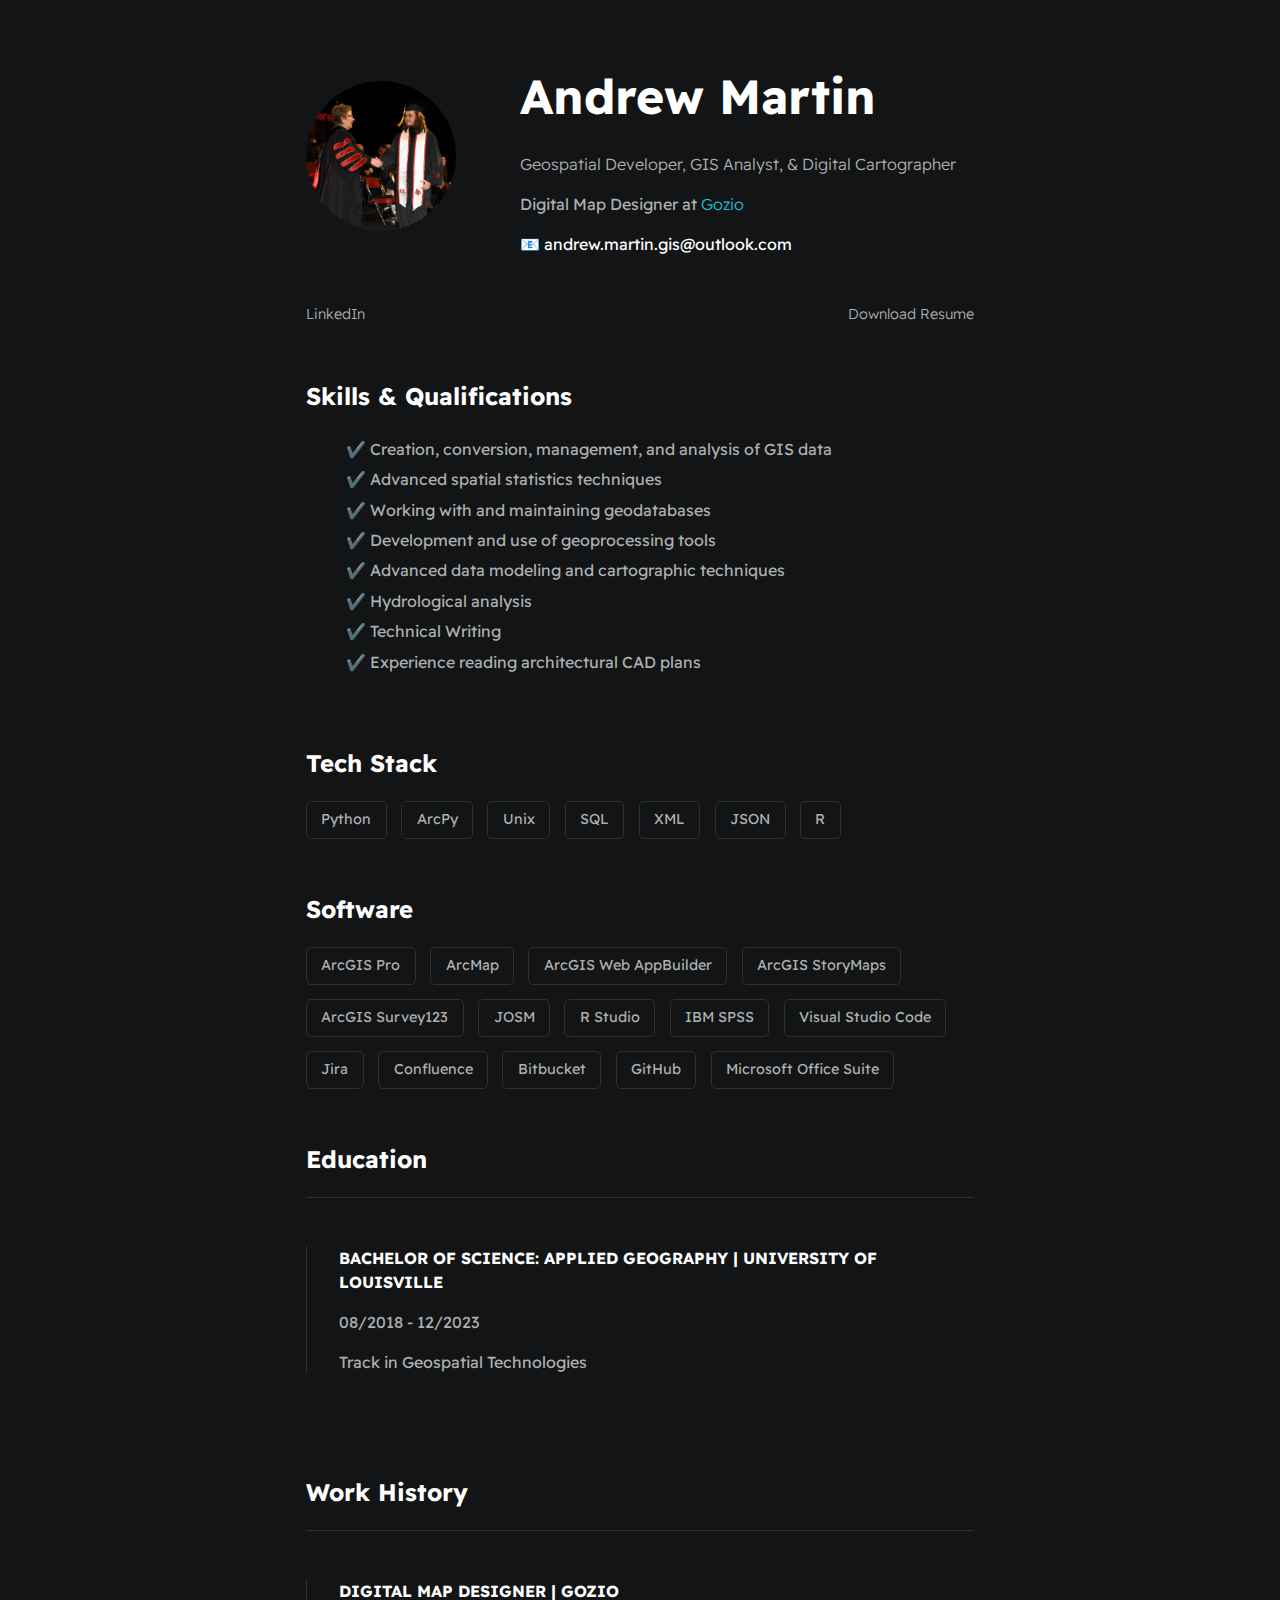
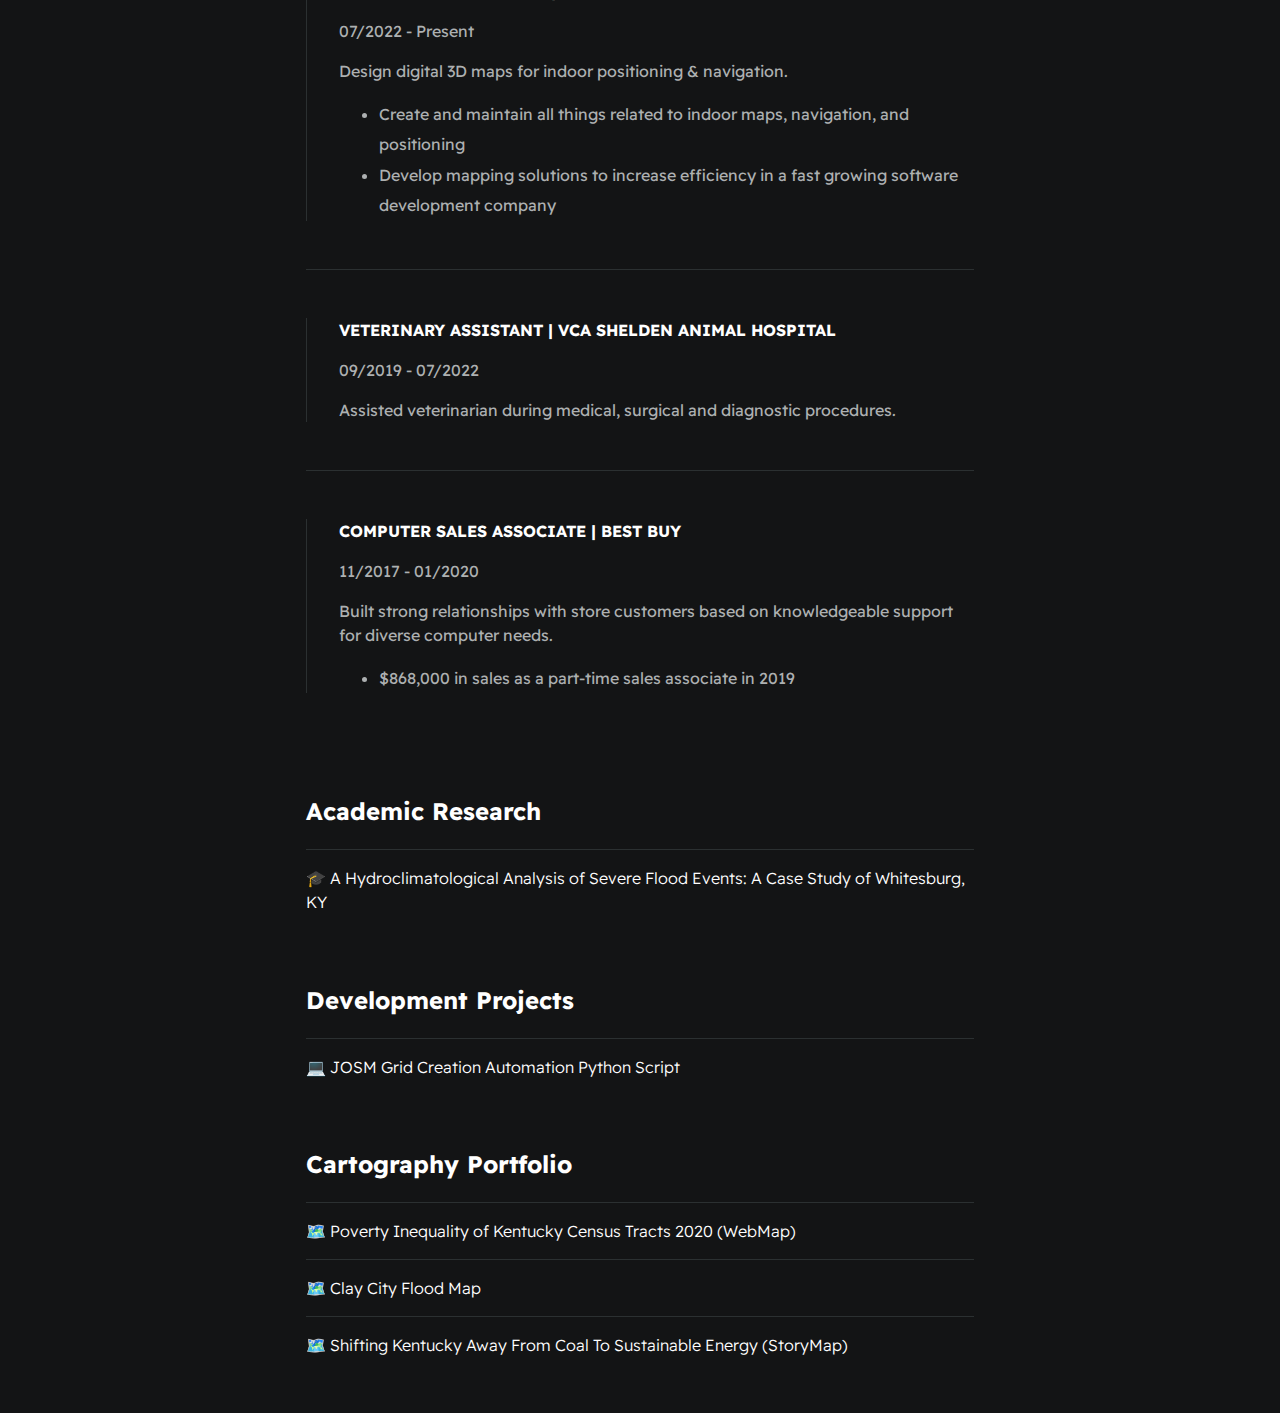
<file: index.html>
<!DOCTYPE html>
<html>
    <head>
        <meta charset="utf-8">
        <meta http-equiv="X-UA-Compatible" content="IE=edge">
        <title>Andrew Martin</title>
        <meta name="description" content="">
        <meta name="viewport" content="width=device-width, initial-scale=1">
        <link rel="stylesheet" href="./styles/main.css">
    </head>
    
    <body>
        <div id="container--main">

            <section id="wrapper--hero" class="section--page">
                <img id="profile-pic" src="./assets/images/profile_picture.jpeg">

                <div>
                    <h1 id="user-name">Andrew Martin</h1>
                    <p id="bio">Geospatial Developer, GIS Analyst, & Digital Cartographer</p>
                    <p id="job">Digital Map Designer at <a href="https://www.goziohealth.com/" target="_blank">Gozio</a></p>
                    <p id="email">📧 andrew.martin.gis@outlook.com</p>
                </div>  
            </section>

            <section class="section--page">
                <div id="socials--list">
                    <a href="https://www.linkedin.com/in/andrew-martin-gis/" target="_blank">LinkedIn</a>
                    <a href="./assets/resume.pdf" target="_blank">Download Resume</a>
                </div>
            </section>

            <section class="section--page">
                <h2>Skills & Qualifications</h2>
                <ul id="qualifications--list">
                    <li>✔️ Creation, conversion, management, and analysis of GIS data</li>
                    <li>✔️ Advanced spatial statistics techniques</li>
                    <li>✔️ Working with and maintaining geodatabases</li>
                    <li>✔️ Development and use of geoprocessing tools</li>
                    <li>✔️ Advanced data modeling and cartographic techniques</li>
                    <li>✔️ Hydrological analysis</li>
                    <li>✔️ Technical Writing</li>
                    <li>✔️ Experience reading architectural CAD plans</li>
                </ul>
            </section>

            <section class="section--page">
                <h2>Tech Stack</h2>

                <div id="wrapper--techstack__items">
                    <div class="card--techstack"><span>Python</span></div>
                    <div class="card--techstack"><span>ArcPy</span></div>
                    <div class="card--techstack"><span>Unix</span></div>
                    <div class="card--techstack"><span>SQL</span></div>
                    <div class="card--techstack"><span>XML</span></div>
                    <div class="card--techstack"><span>JSON</span></div>
                    <div class="card--techstack"><span>R</span></div>
                </div>
            </section>

            <section class="section--page">
                <h2>Software</h2>

                <div id="wrapper--software__items">
                    <div class="card--software"><span>ArcGIS Pro</span></div>
                    <div class="card--software"><span>ArcMap</span></div>
                    <div class="card--software"><span>ArcGIS Web AppBuilder</span></div>
                    <div class="card--software"><span>ArcGIS StoryMaps</span></div>
                    <div class="card--software"><span>ArcGIS Survey123</span></div>
                    <div class="card--software"><span>JOSM</span></div>
                    <div class="card--software"><span>R Studio</span></div>
                    <div class="card--software"><span>IBM SPSS</span></div>
                    <div class="card--software"><span>Visual Studio Code</span></div>
                    <div class="card--software"><span>Jira</span></div>
                    <div class="card--software"><span>Confluence</span></div>
                    <div class="card--software"><span>Bitbucket</span></div>
                    <div class="card--software"><span>GitHub</span></div>
                    <div class="card--software"><span>Microsoft Office Suite</span></div>
                </div>
            </section>

            <section id="education-wrapper" class="section--page">
                <h2>Education</h2>

                <div class="line-break"></div>
                <div class="card--education">
                    <strong>BACHELOR OF SCIENCE: APPLIED GEOGRAPHY | UNIVERSITY OF LOUISVILLE</strong>
                    <p>08/2018 - 12/2023</p>
                    <p>Track in Geospatial Technologies</p>
                </div>
            </section>

            <section id="work-history-wrapper" class="section--page">
                <h2>Work History</h2>

                <div class="line-break"></div>
                <div class="card--work-history">
                    <strong>DIGITAL MAP DESIGNER | GOZIO</strong>
                    <p>07/2022 - Present</p>
                    <p>Design digital 3D maps for indoor positioning & navigation.</p>
                    <ul>
                        <li>Create and maintain all things related to indoor maps, navigation, and positioning</li>
                        <li>Develop mapping solutions to increase efficiency in a fast growing software development company</li>
                    </ul>
                </div>

                <div class="line-break"></div>

                <div class="card--work-history">
                    <strong>VETERINARY ASSISTANT | VCA SHELDEN ANIMAL HOSPITAL</strong>
                    <p>09/2019 - 07/2022</p>
                    <p>Assisted veterinarian during medical, surgical and diagnostic procedures.</p>
                </div>

                <div class="line-break"></div>

                <div class="card--work-history">
                    <strong>COMPUTER SALES ASSOCIATE | BEST BUY</strong>
                    <p>11/2017 - 01/2020</p>
                    <p>Built strong relationships with store customers based on knowledgeable support for diverse computer needs.</p>
                    <ul>
                        <li>$868,000 in sales as a part-time sales associate in 2019</li>
                    </ul>
                </div>
            </section>

            <section id="academic--research" class="section--page">
                <h2>Academic Research</h2>

                <div class="card--project">
                    <a href="project1.html"><span>🎓 </span>A Hydroclimatological Analysis of Severe Flood Events: A Case Study of Whitesburg, KY</a>
                </div>

            </section>

        </section>

        <section id="development--projects" class="section--page">
            <h2>Development Projects</h2>

            <div class="card--project">
                <a href="project2.html"><span>💻 </span>JOSM Grid Creation Automation Python Script</script></a>
            </div>

        </section>

        <section id="cartography--portfolio" class="section--page">
            <h2>Cartography Portfolio</h2>

            <div class="card--project">
                <a href="project3.html" ><span>🗺️ </span>Poverty Inequality of Kentucky Census Tracts 2020 (WebMap)</a>
            </div>

            <div class="card--project">
                <a href="project4.html" ><span>🗺️ </span>Clay City Flood Map</a>
            </div>

            <div class="card--project">
                <a href="project5.html"><span>🗺️ </span>Shifting Kentucky Away From Coal To Sustainable Energy (StoryMap)</a>
            </div>

        </section>

       
        </div>

    </body>
</html>
</file>
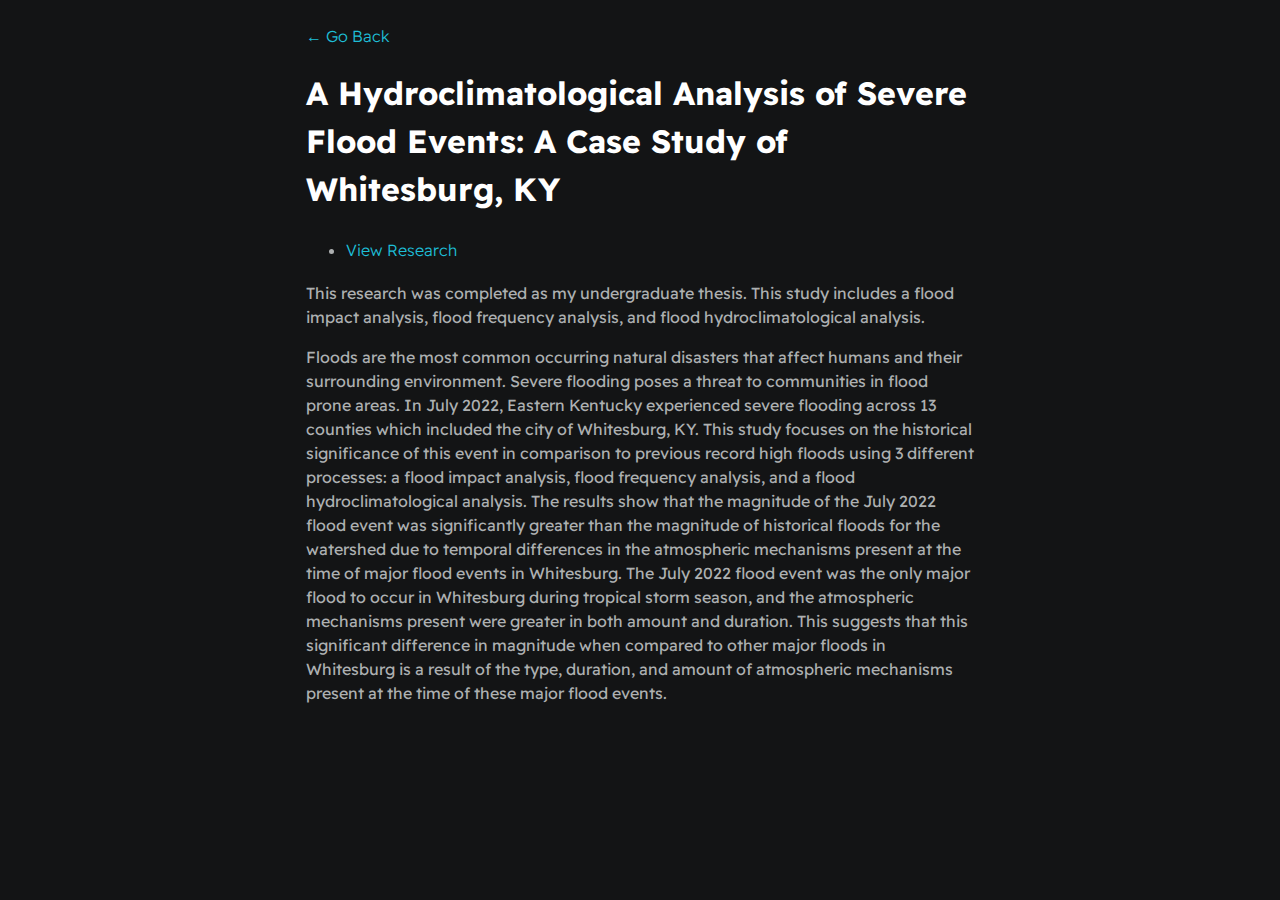
<file: project1.html>
<!DOCTYPE html>
<html>
    <head>
        <meta charset="utf-8">
        <meta http-equiv="X-UA-Compatible" content="IE=edge">
        <title>Andrew Martin</title>
        <meta name="description" content="">
        <meta name="viewport" content="width=device-width, initial-scale=1">
        <link rel="stylesheet" href="./styles/main.css">
    </head>
    <body>
        <div id="container--main">
            <a href="index.html">&#x2190; Go Back</a>
            <h1>A Hydroclimatological Analysis of Severe Flood Events: A Case Study of Whitesburg, KY</h1>

            <ul>
                <li><a href="./assets/project1/thesis.pdf">View Research</a></li>
            </ul>

            <p>This research was completed as my undergraduate thesis. This study includes a flood impact analysis, flood frequency analysis, and flood hydroclimatological analysis.</p>

            <p>Floods are the most common occurring natural disasters that affect humans and their surrounding environment. Severe flooding poses a threat to communities in flood prone areas. In July 2022, Eastern Kentucky experienced severe flooding across 13 counties which included the city of Whitesburg, KY. This study focuses on the historical significance of this event in comparison to previous record high floods using 3 different processes: a flood impact analysis, flood frequency analysis, and a flood hydroclimatological analysis. The results show that the magnitude of the July 2022 flood event was significantly greater than the magnitude of historical floods for the watershed due to temporal differences in the atmospheric mechanisms present at the time of major flood events in Whitesburg. The July 2022 flood event was the only major flood to occur in Whitesburg during tropical storm season, and the atmospheric mechanisms present were greater in both amount and duration. This suggests that this significant difference in magnitude when compared to other major floods in Whitesburg is a result of the type, duration, and amount of atmospheric mechanisms present at the time of these major flood events.</p>

        </div>
    </body>
</html>
</file>
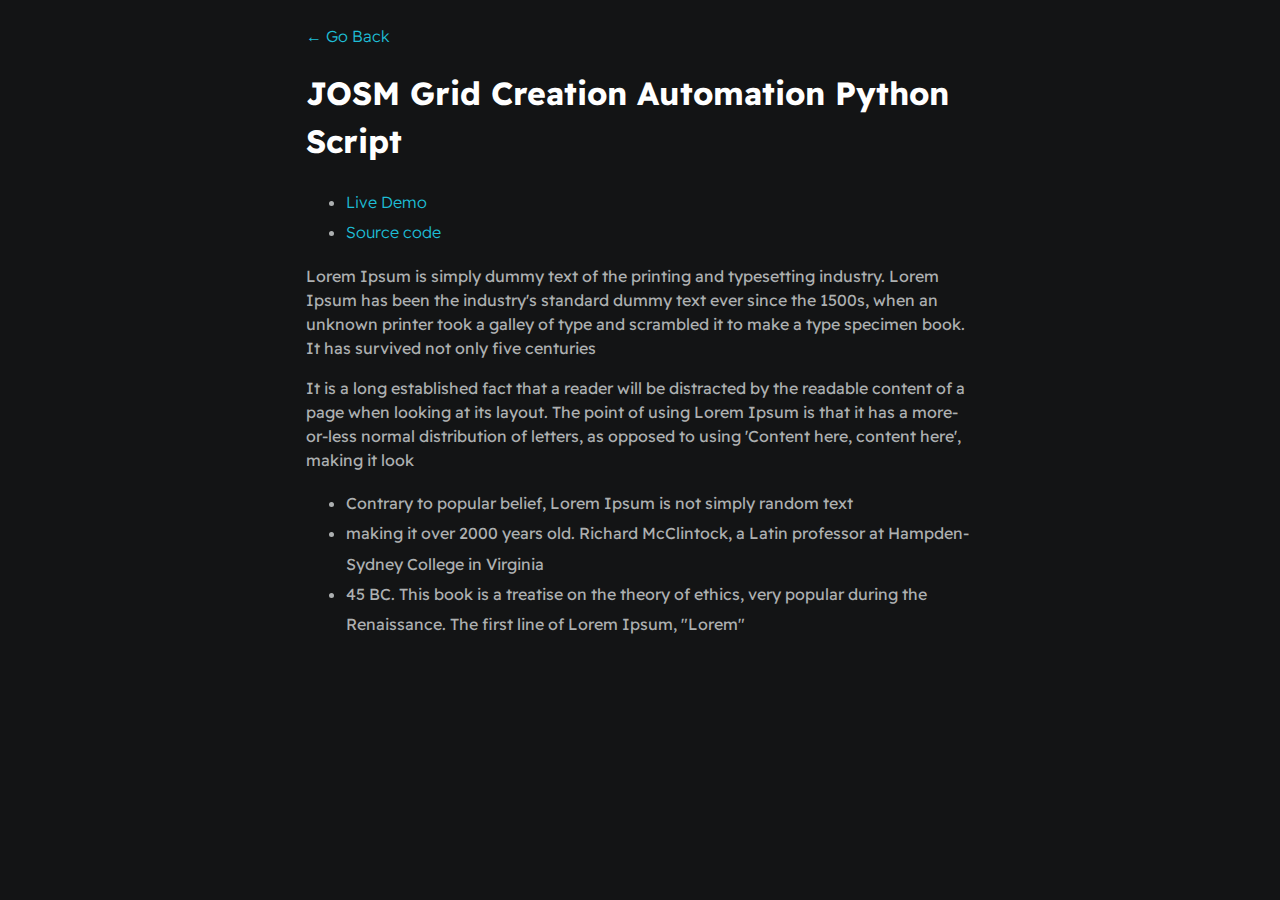
<file: project2.html>
<!DOCTYPE html>
<html>
    <head>
        <meta charset="utf-8">
        <meta http-equiv="X-UA-Compatible" content="IE=edge">
        <title>Andrew Martin</title>
        <meta name="description" content="">
        <meta name="viewport" content="width=device-width, initial-scale=1">
        <link rel="stylesheet" href="./styles/main.css">
    </head>
    <body>
        <div id="container--main">
            <a href="index.html">&#x2190; Go Back</a>
            <h1>JOSM Grid Creation Automation Python Script</h1>

            <ul>
                <li><a href="#">Live Demo</a></li>
                <li><a href="#">Source code</a></li>
            </ul>
            <p>Lorem Ipsum is simply dummy text of the printing and typesetting industry. Lorem Ipsum has been the industry's standard dummy text ever since the 1500s, when an unknown printer took a galley of type and scrambled it to make a type specimen book. It has survived not only five centuries</p>
            
            <p>It is a long established fact that a reader will be distracted by the readable content of a page when looking at its layout. The point of using Lorem Ipsum is that it has a more-or-less normal distribution of letters, as opposed to using 'Content here, content here', making it look</p>

            <ul>
                <li>Contrary to popular belief, Lorem Ipsum is not simply random text</li>
                <li>making it over 2000 years old. Richard McClintock, a Latin professor at Hampden-Sydney College in Virginia</li>
                <li>45 BC. This book is a treatise on the theory of ethics, very popular during the Renaissance. The first line of Lorem Ipsum, "Lorem"</li>
            </ul>
        </div>
    </body>
</html>
</file>
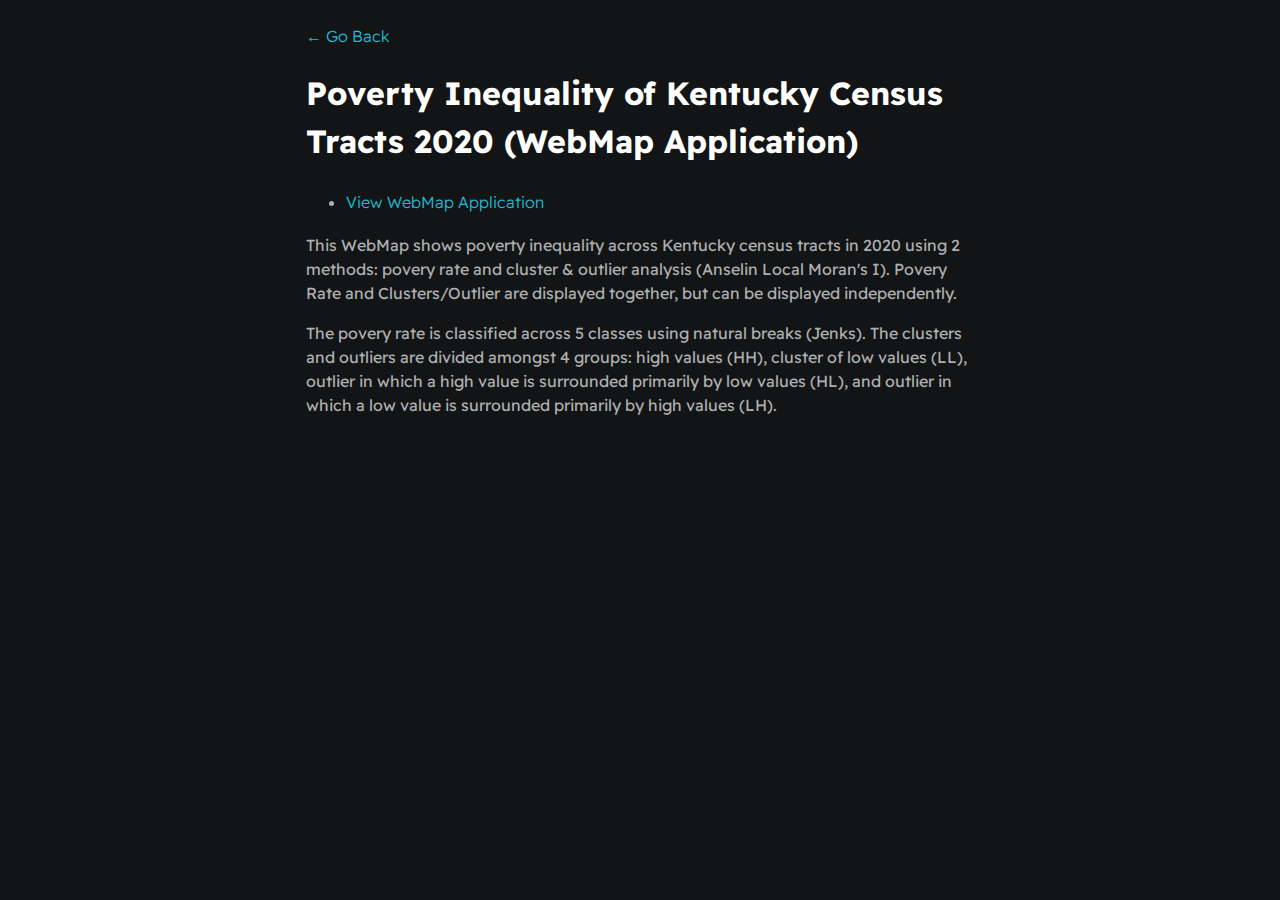
<file: project3.html>
<!DOCTYPE html>
<html>
    <head>
        <meta charset="utf-8">
        <meta http-equiv="X-UA-Compatible" content="IE=edge">
        <title>Andrew Martin</title>
        <meta name="description" content="">
        <meta name="viewport" content="width=device-width, initial-scale=1">
        <link rel="stylesheet" href="./styles/main.css">
    </head>
    <body>
        <div id="container--main">
            <a href="index.html">&#x2190; Go Back</a>
            <h1>Poverty Inequality of Kentucky Census Tracts 2020 (WebMap Application)</h1>

            <ul>
                <li><a href="https://centerforgis.maps.arcgis.com/apps/webappviewer/index.html?id=65e88fd502144826ad127659571e5fe6">View WebMap Application</a></li>
            </ul>
            <p>This WebMap shows poverty inequality across Kentucky census tracts in 2020 using 2 methods: povery rate and cluster & outlier analysis (Anselin Local Moran's I). Povery Rate and Clusters/Outlier are displayed together, but can be displayed independently.</p>
            
            <p>The povery rate is classified across 5 classes using natural breaks (Jenks). The clusters and outliers are divided amongst 4 groups:  high values (HH), cluster of low values (LL), outlier in which a high value is surrounded primarily by low values (HL), and outlier in which a low value is surrounded primarily by high values (LH).</p>

        </div>
    </body>
</html>
</file>
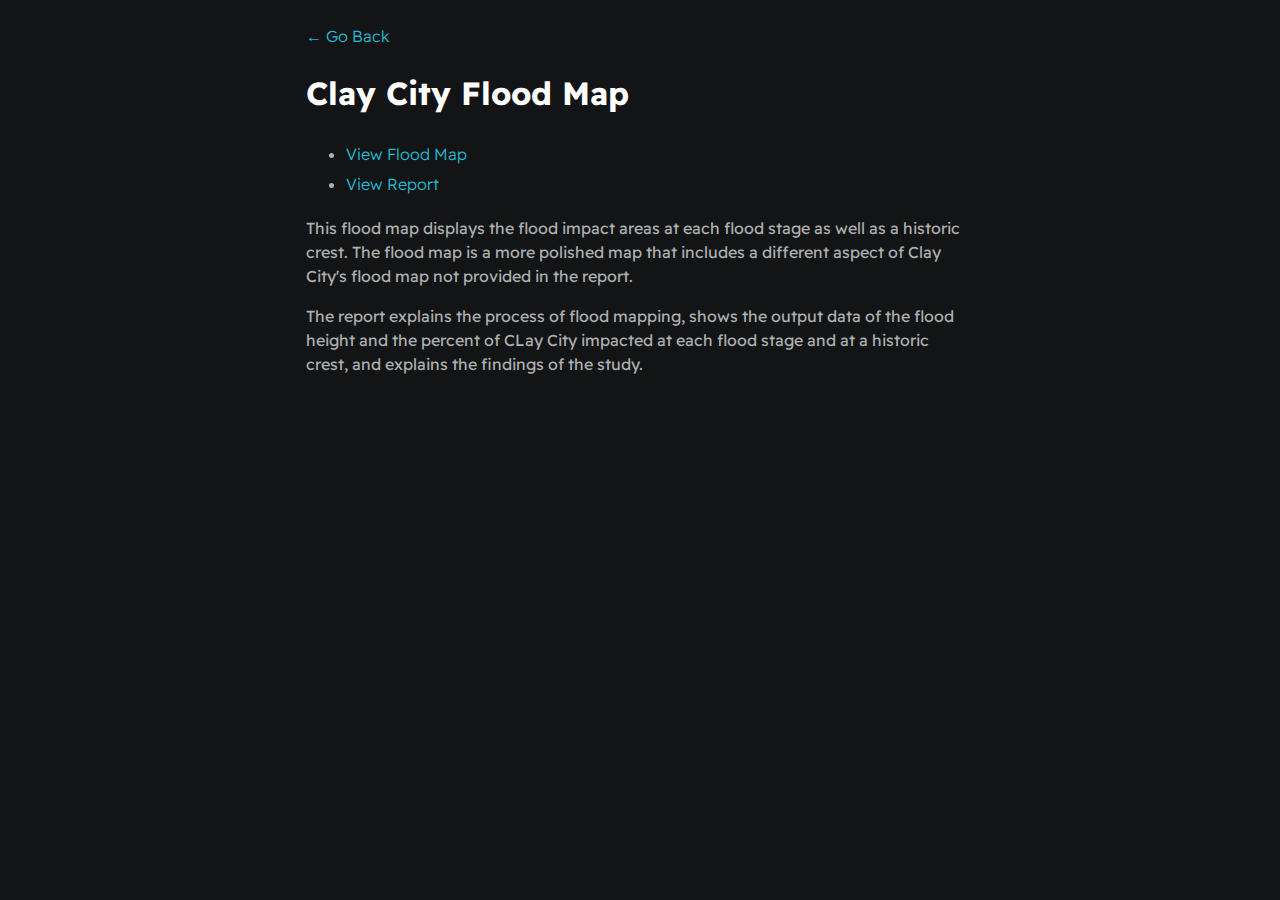
<file: project4.html>
<!DOCTYPE html>
<html>
    <head>
        <meta charset="utf-8">
        <meta http-equiv="X-UA-Compatible" content="IE=edge">
        <title>Andrew Martin</title>
        <meta name="description" content="">
        <meta name="viewport" content="width=device-width, initial-scale=1">
        <link rel="stylesheet" href="./styles/main.css">
    </head>
    <body>
        <div id="container--main">
            <a href="index.html">&#x2190; Go Back</a>
            <h1>Clay City Flood Map</h1>

            <ul>
                <li><a href="./assets/project4/clayfloodmap.pdf">View Flood Map</a></li>
                <li><a href="./assets/project4/clayfloodreport.pdf">View Report</a></li>
            </ul>
            <p>This flood map displays the flood impact areas at each flood stage as well as a historic crest. The flood map is a more polished map that includes a different aspect of Clay City's flood map not provided in the report. </p>
            
            <p>The report explains the process of flood mapping, shows the output data of the flood height and the percent of CLay City impacted at each flood stage and at a historic crest, and explains the findings of the study.</p>

        </div>
    </body>
</html>
</file>
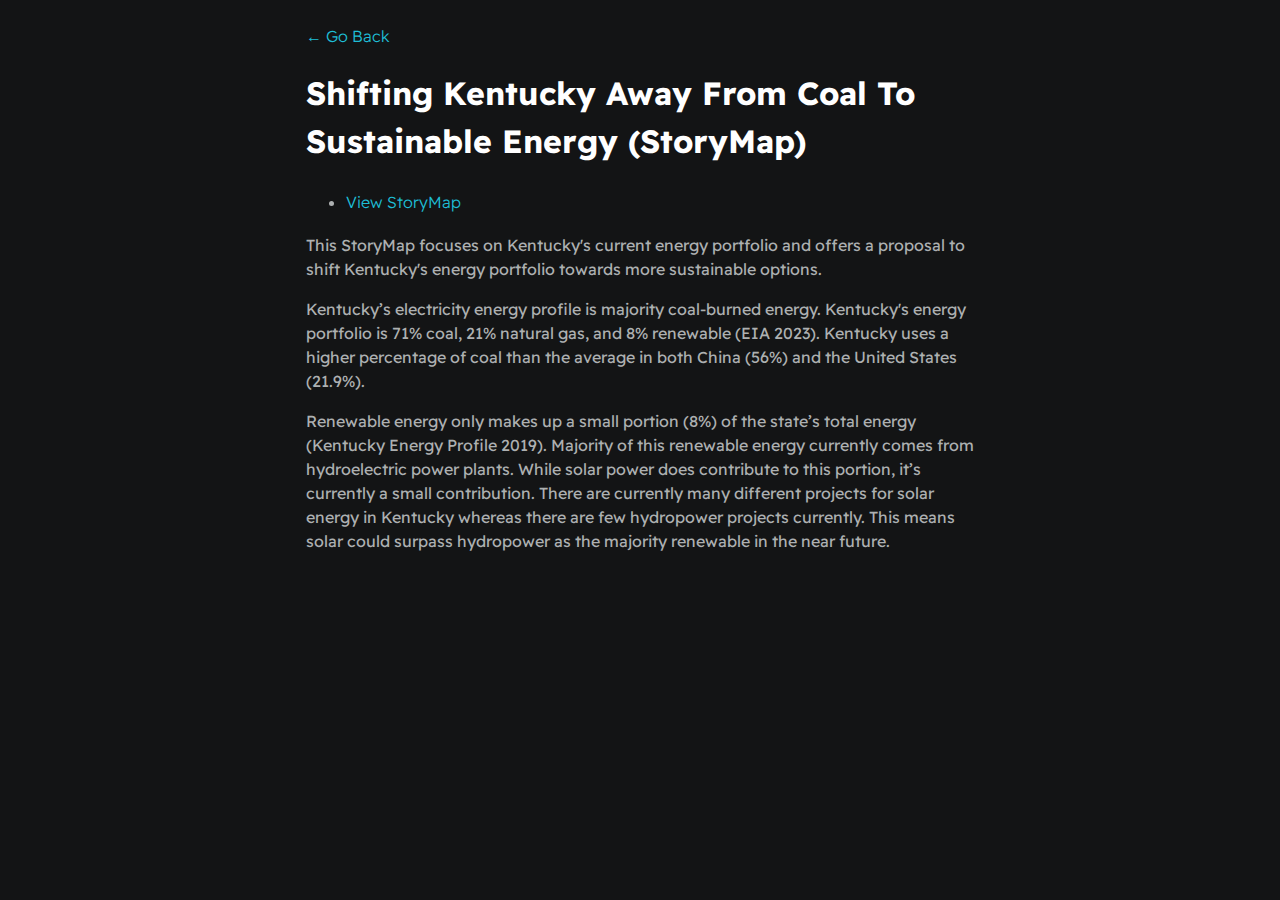
<file: project5.html>
<!DOCTYPE html>
<html>
    <head>
        <meta charset="utf-8">
        <meta http-equiv="X-UA-Compatible" content="IE=edge">
        <title>Andrew Martin</title>
        <meta name="description" content="">
        <meta name="viewport" content="width=device-width, initial-scale=1">
        <link rel="stylesheet" href="./styles/main.css">
    </head>
    <body>
        <div id="container--main">
            <a href="index.html">&#x2190; Go Back</a>
            <h1>Shifting Kentucky Away From Coal To Sustainable Energy (StoryMap)</h1>

            <ul>
                <li><a href="https://storymaps.arcgis.com/stories/62df8aa621bd47978ba6dfed570cda8e">View StoryMap</a></li>
            </ul>
            <p>This StoryMap focuses on Kentucky's current energy portfolio and offers a proposal to shift Kentucky's energy portfolio towards more sustainable options.</p>
            
            <p>Kentucky’s electricity energy profile is majority coal-burned energy. Kentucky's energy portfolio is 71% coal, 21% natural gas, and 8% renewable (EIA 2023). Kentucky uses a higher percentage of coal than the average in both China (56%) and the United States (21.9%).</p>

            <p>Renewable energy only makes up a small portion (8%) of the state’s total energy (Kentucky Energy Profile 2019). Majority of this renewable energy currently comes from hydroelectric power plants. While solar power does contribute to this portion, it’s currently a small contribution. There are currently many different projects for solar energy in Kentucky whereas there are few hydropower projects currently. This means solar could surpass hydropower as the majority renewable in the near future.</p>

        </div>
    </body>
</html>
</file>
<file: styles/main.css>
@import url('https://fonts.googleapis.com/css2?family=Readex+Pro:wght@300;400;500;600;700&display=swap');

:root{
    --mainTextColor-light:#000;
    --secondaryTextColor-light:rgb(51 51 51);
    --mainLinkColor-light:#0da2b8;
    --mainBorderColor-light:rgb(218, 218, 218);
    --mainBgColor-light:rgb(249, 250,251);

    --mainTextColor-dark:#fff;
    --secondaryTextColor-dark:#adb0b1;
    --mainLinkColor-dark:rgb(30, 190,214);
    --mainBorderColor-dark:#2b3031;
    --mainBgColor-dark:#131415;
    
    --mainTextColor:var(--mainTextColor-dark);
    --secondaryTextColor:var(--secondaryTextColor-dark);
    --mainLinkColor:var(--mainLinkColor-dark);
    --mainBorderColor:var(--mainBorderColor-dark);
    --mainBgColor:var(--mainBgColor-dark);

}


*{
    font-family: 'Readex Pro';
    line-height: 1.5em;
    box-sizing: border-box;
    color: var(--mainTextColor);
    
}

body{
    background-color: var(--mainBgColor);            
}

p, span, li{
    color: var(--secondaryTextColor);
    font-size: 1em;
}

a{
    text-decoration: none;
    color: var(--mainLinkColor);
    font-weight: 500;
}

li{
    line-height: 1.9em;
}

#container--main{
    max-width: 700px;
    margin: 0 auto;
    padding: 1em;
}

.section--page{
    padding-top: 1em;
    padding-bottom: 1em;
}

#wrapper--hero{
    display: flex;
    align-items: center;
    gap: 4em;
}

#bio, a{
    font-weight: 300;
}

#user-name{
    font-size: 48px;
    line-height: 1em;
}

#profile-pic{
    width: 150px;
    height: 150px;
    object-fit: cover;
    border-radius: 50%;
}

#email{
    color: var(--mainTextColor);
}

#socials--list{
    display: flex;
    justify-content: space-between;
    column-gap: 1em;
    flex-wrap: wrap;
}

#socials--list a{
    font-weight: 300;
    color: var(--secondaryTextColor);
    font-size: 0.9em;
    transition: 0.3s;
}

#socials--list a:hover{
    font-weight: 100;
    color: var(--mainLinkColor);
    font-size: 0.9em;
}

#qualifications--list{
    list-style: none;
}

#wrapper--techstack__items{
    display: flex;
    flex-wrap: wrap;
    gap: 1em;
    font-size: 0.9em;
}

.card--techstack{
    border: 1px solid var(--mainBorderColor);
    border-radius: 5px;
    padding: 0.5em 1em;
    align-items: center;
}

#wrapper--software__items{
    display: flex;
    flex-wrap: wrap;
    gap: 1em;
    font-size: 0.9em;
}

.card--software{
    border: 1px solid var(--mainBorderColor);
    border-radius: 5px;
    padding: 0.5em 1em;
    align-items: center;
}

.card--project{
    padding-top: 1em;
    padding-bottom: 1em;
    border-top: 1px solid var(--mainBorderColor);
}

.card--project a{
    color: var(--mainTextColor);

    transition: 0.3s;
}

.card--project a:hover{
    color: rgb(30, 190,214);

}

.card--work-history{
    border-left: 1px solid var(--mainBorderColor);
    margin-top: 3em;
    margin-bottom: 3em;
    padding-left: 2em;
}

.card--education{
    border-left: 1px solid var(--mainBorderColor);
    margin-top: 3em;
    margin-bottom: 3em;
    padding-left: 2em;
}

.line-break{
    background-color: var(--mainBorderColor);
    height: 1px;
}


@media(max-width:600px){

    .section--page{
        padding-top: 1em;
        padding-bottom: 1em;
    }

    #wrapper--hero{
        display: flex;
        align-items: center;
        gap: 1em;
    }

    #profile-pic{
        width: 200px;
        height: 200px;
    }

    #wrapper--hero{
        flex-direction: column;
    }

    .card--work-history{
        border-left: none;
        padding-left: 0;
    }

    .card--education{
        border-left: none;
        padding-left: 0;
    }
}
</file>
